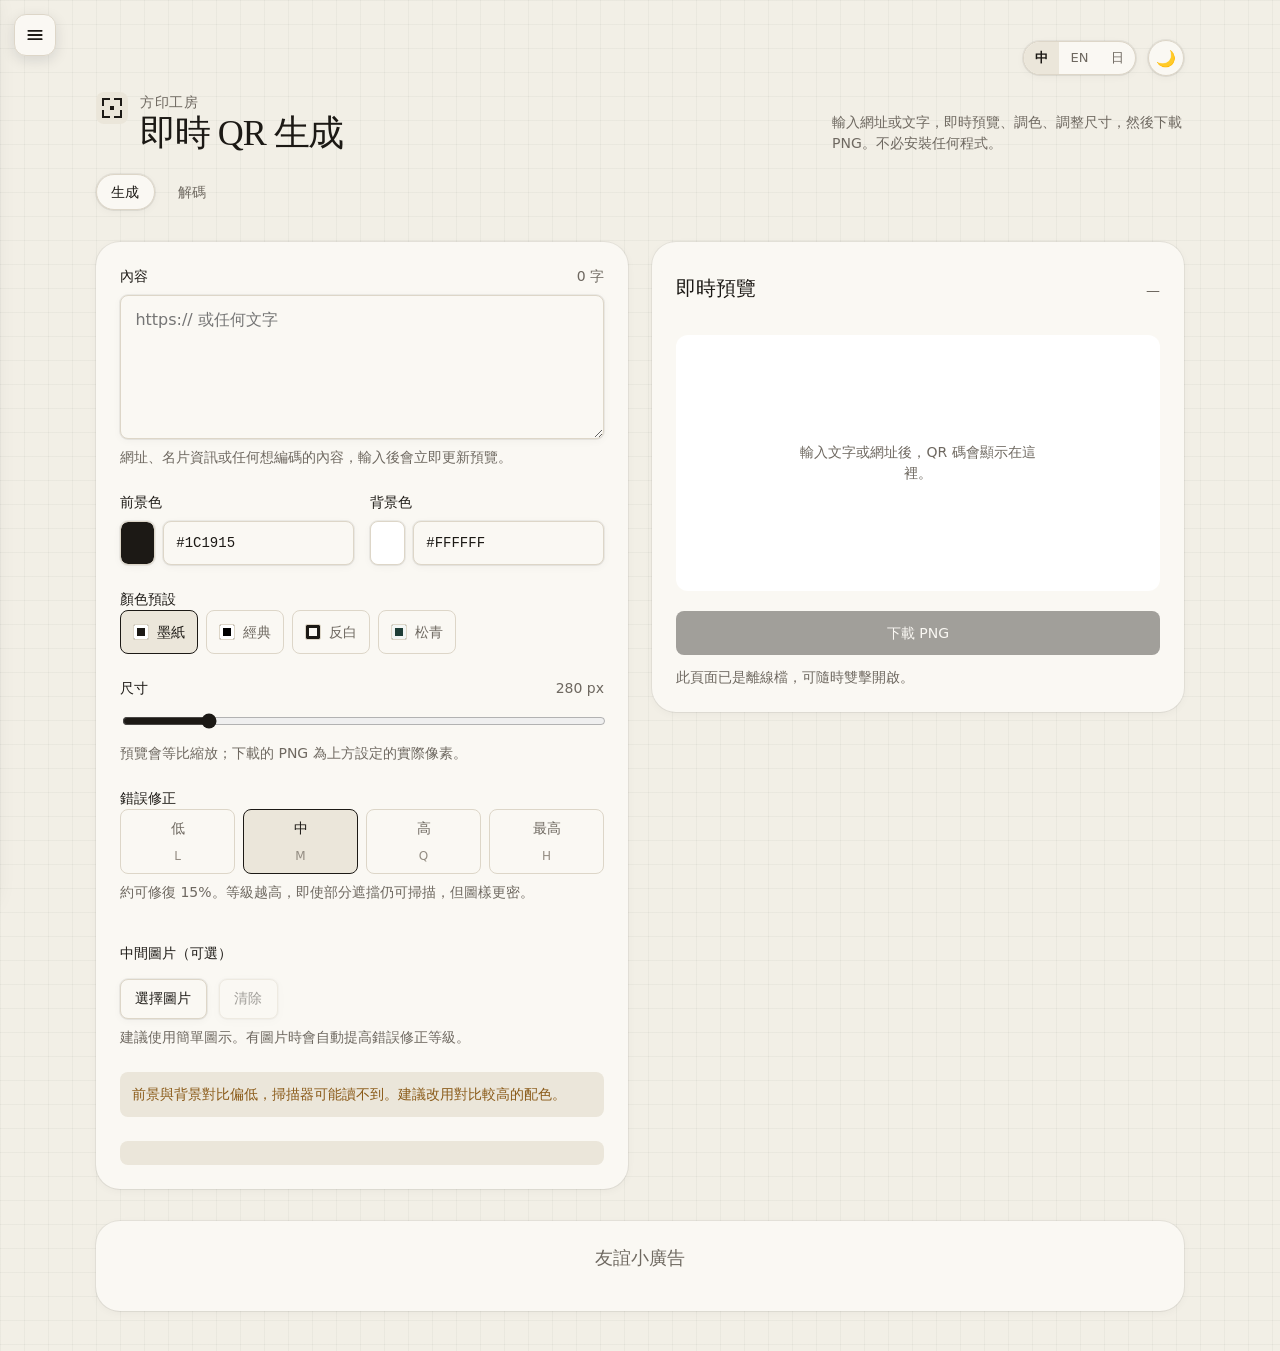
<file: index.html>
<!DOCTYPE html>
<html lang="zh-Hant">
<head>

  <meta charset="utf-8" />
  <meta name="viewport" content="width=device-width, initial-scale=1" />
  <meta name="color-scheme" content="light dark" />
  <title>即時 QR</title>
  <style>
    :root {
      --bg: #f2efe6;
      --surface: #faf8f3;
      --surface-2: #ebe6da;
      --fg: #1c1915;
      --muted: #6e6860;
      --subtle: #938c82;
      --border: #ddd6c8;
      --danger: #8f2d20;
      --warn: #8a5a18;
      --radius-lg: 16px;
      --radius-xl: 24px;
      --shadow: 0 0 0 1px rgba(28,25,21,.06), 0 1px 2px -1px rgba(28,25,21,.06), 0 2px 8px 0 rgba(28,25,21,.04);
      --font: "Segoe UI", "PingFang TC", "Noto Sans TC", "Microsoft JhengHei", system-ui, sans-serif;
      --display: Georgia, "Iowan Old Style", "Songti TC", serif;
    }
    [data-theme="dark"] {
      --bg: #141210;
      --surface: #1e1b17;
      --surface-2: #2a2520;
      --fg: #f2efe6;
      --muted: #a8a29a;
      --subtle: #78716c;
      --border: #3f3a32;
      --danger: #f87171;
      --warn: #fbbf24;
      --shadow: 0 0 0 1px rgba(242,239,230,.06), 0 1px 2px -1px rgba(0,0,0,.3), 0 2px 8px 0 rgba(0,0,0,.25);
    }
    [data-theme="dark"] body {
      background-image:
        linear-gradient(to right, rgba(242,239,230,.04) 1px, transparent 1px),
        linear-gradient(to bottom, rgba(242,239,230,.04) 1px, transparent 1px);
    }
    .top-bar {
      display: flex; justify-content: flex-end; align-items: center; gap: .75rem;
      margin-bottom: 1rem; flex-wrap: wrap;
    }
    .lang-switch {
      display: inline-flex; border: 1px solid var(--border); border-radius: 999px;
      overflow: hidden; background: var(--surface); box-shadow: var(--shadow);
    }
    .lang-btn {
      border: 0; background: transparent; color: var(--muted); font: inherit;
      font-size: .8125rem; font-weight: 500; height: 2rem; padding: 0 .7rem;
      cursor: pointer;
    }
    .lang-btn:hover { color: var(--fg); background: var(--surface-2); }
    .lang-btn.active {
      color: var(--fg); background: var(--surface-2); font-weight: 600;
    }
    .theme-btn {
      width: 2.25rem; height: 2.25rem; border: 1px solid var(--border);
      border-radius: 999px; background: var(--surface); color: var(--fg);
      font-size: 1rem; display: inline-flex; align-items: center; justify-content: center;
      box-shadow: var(--shadow); cursor: pointer;
    }
    .theme-btn:hover { background: var(--surface-2); }

    * { box-sizing: border-box; }
    html, body { margin: 0; min-height: 100dvh; background: var(--bg); color: var(--fg); }
    body {
      font-family: var(--font);
      line-height: 1.5;
      -webkit-font-smoothing: antialiased;
      background-image:
        linear-gradient(to right, rgba(28,25,21,.035) 1px, transparent 1px),
        linear-gradient(to bottom, rgba(28,25,21,.035) 1px, transparent 1px);
      background-size: 24px 24px;
    }
    button:not(:disabled), [role="button"]:not(:disabled) { cursor: pointer; }
    .wrap { max-width: 72rem; margin: 0 auto; padding: 1.5rem 1rem 2.5rem; }
    @media (min-width: 768px) { .wrap { padding: 2.5rem 2rem; } }
    header { display: flex; flex-direction: column; gap: 1rem; }
    @media (min-width: 640px) {
      header { flex-direction: row; align-items: flex-end; justify-content: space-between; }
    }
    .brand { display: flex; gap: .75rem; align-items: flex-start; }
    .mark { width: 2rem; height: 2rem; }
    .kicker { margin: 0; font-size: .875rem; font-weight: 500; color: var(--muted); letter-spacing: .04em; }
    h1 { margin: 0; font-family: var(--display); font-size: clamp(1.75rem, 1.2rem + 2vw, 2.25rem); font-weight: 500; letter-spacing: -.03em; line-height: 1.15; }
    .lede { margin: 0; max-width: 22rem; font-size: .875rem; color: var(--muted); }
    main { margin-top: 2rem; display: grid; gap: 1.5rem; }
    @media (min-width: 1024px) { main { grid-template-columns: 1fr 1fr; align-items: start; } }
    .card { background: var(--surface); border-radius: var(--radius-xl); padding: 1.5rem; box-shadow: var(--shadow); }
    @media (min-width: 1024px) { .preview { position: sticky; top: 2rem; } }
    h2 { margin: 0; font-family: var(--display); font-size: 1.25rem; font-weight: 500; }
    .field { display: flex; flex-col: column; flex-direction: column; gap: .5rem; }
    .row { display: flex; align-items: baseline; justify-content: space-between; gap: .75rem; }
    label, legend { font-size: .875rem; font-weight: 500; }
    legend { padding: 0; }
    fieldset { border: 0; margin: 0; padding: 0; display: flex; flex-direction: column; gap: .5rem; }
    .hint { margin: 0; font-size: .875rem; color: var(--muted); }
    .count { font-variant-numeric: tabular-nums; font-size: .875rem; color: var(--muted); }
    textarea, input[type="text"], input[type="range"] {
      font: inherit; color: var(--fg);
    }
    textarea, input[type="text"] {
      width: 100%; border: 1px solid var(--border); background: var(--surface);
      border-radius: 8px; box-shadow: var(--shadow); outline: none;
    }
    textarea {
      min-height: 9rem; resize: vertical; padding: .75rem .9rem; font-size: 1rem;
    }
    input[type="text"] {
      height: 2.75rem; padding: 0 .75rem; font-family: ui-monospace, "SF Mono", Menlo, Consolas, monospace;
      font-size: .875rem; text-transform: uppercase;
    }
    textarea:focus-visible, input[type="text"]:focus-visible, input[type="range"]:focus-visible, input[type="color"]:focus-visible {
      border-color: color-mix(in srgb, var(--fg) 40%, var(--border));
      box-shadow: var(--shadow), 0 0 0 3px color-mix(in srgb, var(--fg) 16%, transparent);
    }
    .stack { display: flex; flex-direction: column; gap: 1.5rem; }
    .colors { display: grid; gap: 1rem; }
    @media (min-width: 640px) { .colors { grid-template-columns: 1fr 1fr; } }
    .swatch-row { display: flex; align-items: center; gap: .5rem; }
    input[type="color"] {
      appearance: none; -webkit-appearance: none; width: 2.75rem; height: 2.75rem;
      padding: 0; border: 1px solid var(--border); border-radius: 8px; background: var(--surface);
      box-shadow: var(--shadow);
    }
    input[type="color"]::-webkit-color-swatch-wrapper { padding: 0; }
    input[type="color"]::-webkit-color-swatch { border: 0; border-radius: 7px; }
    .presets, .ecc { display: flex; flex-wrap: wrap; gap: .5rem; }
    .ecc { display: grid; grid-template-columns: repeat(4, 1fr); }
    .chip, .ecc-opt {
      min-height: 2.75rem; border: 1px solid var(--border); background: var(--surface);
      border-radius: 8px; color: var(--muted); font: inherit; font-size: .875rem; font-weight: 500;
      display: inline-flex; align-items: center; justify-content: center; gap: .5rem; padding: 0 .75rem;
    }
    .ecc-opt { flex-direction: column; padding: .5rem .25rem; text-align: center; }
    .ecc-opt small { color: var(--subtle); font-size: .75rem; }
    .chip[aria-pressed="true"], .ecc-opt:has(input:checked) {
      border-color: var(--fg); color: var(--fg); background: var(--surface-2);
    }
    .ecc-opt input { position: absolute; opacity: 0; pointer-events: none; }
    .dot { width: 1rem; height: 1rem; border-radius: 2px; border: 1px solid var(--border); }
    input[type="range"] {
      width: 100%; height: 1.5rem; accent-color: var(--fg); background: transparent;
    }
    .alert {
      display: flex; gap: .5rem; align-items: flex-start; margin: 0;
      padding: .75rem; border-radius: 8px; background: var(--surface-2); font-size: .875rem;
    }
    .alert.warn { color: var(--warn); }
    .alert.err { color: var(--danger); }
    .preview-head { display: flex; align-items: baseline; justify-content: space-between; gap: .75rem; }
    .stage {
      margin-top: 1.25rem; min-height: 16rem; border-radius: 12px; padding: 1.5rem;
      display: flex; align-items: center; justify-content: center;
    }
    canvas { max-width: 100%; max-height: 20rem; }
    .empty { text-align: center; color: var(--muted); font-size: .875rem; max-width: 16rem; }
    .actions { margin-top: 1.25rem; display: flex; flex-direction: column; gap: .75rem; }
    @media (min-width: 640px) { .actions { flex-direction: row; } }
    .btn {
      flex: 1; height: 2.75rem; border: 0; border-radius: 8px; font: inherit; font-size: .875rem; font-weight: 500;
      display: inline-flex; align-items: center; justify-content: center; gap: .5rem;
    }
    .btn:disabled { opacity: .4; cursor: not-allowed; }
    .btn-primary { background: var(--fg); color: var(--surface); }
    .btn-primary:hover:not(:disabled) { filter: brightness(1.08); }
    .btn-ghost { background: var(--surface); color: var(--fg); border: 1px solid var(--border); box-shadow: var(--shadow); }
    .sr-only {
      position: absolute; width: 1px; height: 1px; padding: 0; margin: -1px; overflow: hidden;
      clip: rect(0,0,0,0); white-space: nowrap; border: 0;
    }
    @media (prefers-reduced-motion: reduce) {
      * { transition: none !important; animation: none !important; }
    }
  
    nav.tabs {
      display: flex; gap: .5rem; margin-top: 1.25rem; flex-wrap: wrap;
    }
    nav.tabs a {
      display: inline-flex; align-items: center; height: 2.25rem; padding: 0 .9rem;
      border-radius: 999px; font-size: .875rem; font-weight: 500; text-decoration: none;
      color: var(--muted); border: 1px solid transparent; background: transparent;
    }
    nav.tabs a:hover { color: var(--fg); background: var(--surface-2); }
    nav.tabs a.active {
      color: var(--fg); background: var(--surface); border-color: var(--border);
      box-shadow: var(--shadow);
    }
</style>
  <link rel="stylesheet" href="shared/drawer.css">

</head>
<body>

  
  <!-- 共用左側選單 -->
  <button type="button" class="menu-fab" id="menu-fab" aria-label="開啟選單" onclick="openDrawer()">
    <svg viewBox="0 0 24 24" fill="none" stroke="currentColor" stroke-width="2.2" stroke-linecap="round">
      <path d="M4 7h16M4 12h16M4 17h16"/>
    </svg>
  </button>
  <div class="drawer-overlay" id="drawer-overlay" onclick="closeDrawer()"></div>
  <aside class="drawer" id="drawer" role="dialog" aria-label="選單">
    <div class="drawer-header">
      <span class="drawer-title" data-i18n="menu-title">選單</span>
      <button type="button" class="drawer-close" aria-label="關閉" onclick="closeDrawer()">×</button>
    </div>
    <nav class="drawer-nav">
      <a href="index.html" onclick="closeDrawer()" data-i18n="menu-gen">即時 QR 生成</a>
      <a href="decode.html" onclick="closeDrawer()" data-i18n="menu-decode">即時 QR 解碼</a>
    </nav>
    <div class="drawer-section">
      <div class="drawer-section-title" data-i18n="menu-other">其它</div>
      <nav class="drawer-nav">
        <a href="https://aaa1223hk.github.io/Pokemon-Ability-Value-Calculator/" target="_blank" rel="noopener" data-i18n="menu-pokemon">寶可夢數值計算器</a>
        <a href="https://aaa1223hk.github.io/Game-Probability-Calculator/" target="_blank" rel="noopener" data-i18n="menu-prob">遊戲機率模擬器</a>
        <a href="https://aaa1223hk.github.io/Game-lottery-calculator/" target="_blank" rel="noopener" data-i18n="menu-gacha">抽蛋計算器</a>
        <a href="https://aaa1223hk.github.io/DN-3-color-beans/" target="_blank" rel="noopener" data-i18n="menu-dn">龍之谷3色豆集古代最佳化</a>
      </nav>
    </div>
    <div class="drawer-footer">
      <button type="button" id="theme-toggle-drawer" class="theme-in-drawer" aria-label="切換深色模式" title="切換深色模式">
        <span class="theme-toggle-icon">🌙</span>
        <span class="theme-toggle-text" data-i18n="menu-theme-dark">深色模式</span>
      </button>
    </div>
  </aside>


  <div class="wrap">
    <div class="top-bar">
      <div class="lang-switch" role="group" aria-label="Language">
        <button type="button" class="lang-btn active" data-lang="zh" aria-pressed="true">中</button>
        <button type="button" class="lang-btn" data-lang="en" aria-pressed="false">EN</button>
        <button type="button" class="lang-btn" data-lang="ja" aria-pressed="false">日</button>
      </div>
      <button type="button" class="theme-btn" id="theme-toggle" aria-label="Toggle dark / light theme" title="Theme">🌙</button>
    </div>
    <header>
      <div class="brand">
        <svg class="mark" viewBox="0 0 32 32" aria-hidden="true">
          <rect width="32" height="32" rx="8" fill="#ebe6da"/>
          <path fill="#1c1915" d="M6 6h8v2H8v6H6V6zm12 0h8v8h-2V8h-6V6zM6 18h2v6h6v2H6v-8zm18 6h-6v2h8v-8h-2v6zM14 14h4v4h-4z"/>
        </svg>
        <div>
          <p class="kicker" data-i18n="kicker">方印工房</p>
          <h1 data-i18n="title">即時 QR 生成</h1>
        </div>
      </div>
      <p class="lede" data-i18n="lede">輸入網址或文字，<span data-i18n="preview-heading">即時預覽</span>、調色、調整尺寸，然後<span data-i18n="btn-download">下載 PNG</span>。不必安裝任何程式。</p>
    </header>
    <nav class="tabs" aria-label="功能切換">
      <a href="index.html" class="active" aria-current="page" data-i18n="tab-gen">生成</a>
      <a href="decode.html" data-i18n="tab-decode">解碼</a>
    </nav>

    <main>
      <section class="card" aria-labelledby="controls-heading">
        <h2 id="controls-heading" class="sr-only">QR 碼設定</h2>
        <div class="stack">
          <div class="field">
            <div class="row">
              <label for="content" data-i18n="label-content">內容</label>
              <span class="count" id="count">0 字</span>
            </div>
            <textarea id="content" placeholder="https:// 或任何文字" aria-describedby="content-hint" spellcheck="false" autocomplete="off"></textarea>
            <p class="hint" id="content-hint"><span data-i18n="hint-content">網址、名片資訊或任何想編碼的內容，輸入後會立即更新預覽。</span></p>
          </div>
          <div class="colors">
            <div class="field">
              <label for="fg" data-i18n="label-fg">前景色</label>
              <div class="swatch-row">
                <input id="fg" type="color" value="#1c1915" />
                <input id="fg-hex" type="text" value="#1c1915" aria-label="前景色色碼" spellcheck="false" autocapitalize="off" />
              </div>
            </div>
            <div class="field">
              <label for="bg" data-i18n="label-bg">背景色</label>
              <div class="swatch-row">
                <input id="bg" type="color" value="#ffffff" />
                <input id="bg-hex" type="text" value="#ffffff" aria-label="背景色色碼" spellcheck="false" autocapitalize="off" />
              </div>
            </div>
          </div>
          <fieldset>
            <legend><span data-i18n="presets">顏色預設</span></legend>
            <div class="presets" id="presets"></div>
          </fieldset>
          <div class="field">
            <div class="row">
              <label for="size" data-i18n="label-size">尺寸</label>
              <span class="count" id="size-label">280 px</span>
            </div>
            <input id="size" type="range" min="128" max="1024" step="8" value="280" aria-valuetext="280 像素" />
            <p class="hint"><span data-i18n="hint-size">預覽會等比縮放；下載的 PNG 為上方設定的實際像素。</span></p>
          </div>
          <fieldset>
            <legend id="ecc-legend"><span data-i18n="ecc-legend">錯誤修正</span></legend>
            <div class="ecc" role="radiogroup" aria-labelledby="ecc-legend">
              <label class="ecc-opt"><input type="radio" name="ecc" value="L" /><span data-i18n="ecc-L">低</span><small>L</small></label>
              <label class="ecc-opt"><input type="radio" name="ecc" value="M" checked /><span data-i18n="ecc-M">中</span><small>M</small></label>
              <label class="ecc-opt"><input type="radio" name="ecc" value="Q" /><span data-i18n="ecc-Q">高</span><small>Q</small></label>
              <label class="ecc-opt"><input type="radio" name="ecc" value="H" /><span data-i18n="ecc-H">最高</span><small>H</small></label>
            </div>
            <p class="hint" id="ecc-hint"><span data-i18n="ecc-hint">約可修復 15%。等級越高，即使部分遮擋仍可掃描，但圖樣更密。</span></p>
          </fieldset>

          <div class="field" style="margin-top:1rem">
            <label><span data-i18n="label-center">中間圖片（可選）</span></label>
            <div style="display:flex;gap:.75rem;align-items:center;flex-wrap:wrap;margin-top:.4rem">
              <img id="center-preview" style="width:52px;height:52px;border-radius:8px;border:1px solid var(--border);object-fit:contain;display:none;background:var(--surface-2)" alt="">
              <button type="button" class="btn btn-ghost" id="btn-center-img" style="flex:0 0 auto;height:2.5rem;padding:0 .9rem"><span data-i18n="btn-center">選擇圖片</span></button>
              <button type="button" class="btn btn-ghost" id="btn-clear-center" style="flex:0 0 auto;height:2.5rem;padding:0 .9rem" disabled><span data-i18n="btn-clear">清除</span></button>
              <input type="file" id="center-input" accept="image/*" hidden>
            </div>
            <p class="hint"><span data-i18n="hint-center">建議使用簡單圖示。有圖片時會自動提高錯誤修正等級。</span></p>
          </div>
          <p class="alert warn" id="contrast-warn" hidden><span data-i18n="warn-contrast">前景與背景對比偏低，掃描器可能讀不到。建議改用對比較高的配色。</span></p>
          <p class="alert err" id="error" hidden></p>
        </div>
      </section>
      <section class="card preview" id="preview" aria-labelledby="preview-heading">
        <div class="preview-head">
		<h2 id="preview-heading" data-i18n="preview-heading">即時預覽</h2>
		<p class="count" id="dim">—</p>
        </div>
        <div class="stage" id="stage">
          <canvas id="qr" hidden></canvas>
          <p class="empty" id="empty"><span data-i18n="empty">輸入文字或網址後，QR 碼會顯示在這裡。</span></p>
        </div>
        <div class="actions">
		<button class="btn btn-primary" id="download" type="button" disabled data-i18n="btn-download">下載 PNG</button>        </div>
        <p class="hint" style="margin-top:12px"><span data-i18n="offline-hint">此頁面已是離線檔，可隨時雙擊開啟。</span></p>
        <p class="sr-only" id="status" role="status" aria-live="polite">請輸入內容以產生 QR 碼</p>
      </section>
    </main>

    <section class="card friend-ad" style="margin-top:2rem; text-align:center;">
      <h2 style="font-family:var(--display); font-size:1.1rem; font-weight:500; margin:0 0 1rem; color:var(--muted);" data-i18n="friend-ad">友誼小廣告</h2>
      <script async src="https://pagead2.googlesyndication.com/pagead/js/adsbygoogle.js?client=ca-pub-5098041229443474"
           crossorigin="anonymous"></script>
      <ins class="adsbygoogle"
           style="display:block; text-align:center;"
           data-ad-layout="in-article"
           data-ad-format="fluid"
           data-ad-client="ca-pub-5098041229443474"
           data-ad-slot="8188420665"></ins>
      <script>
  atOptions = {
    'key' : 'e68adc920535b711c4ec193ff326d78d',
    'format' : 'iframe',
    'height' : 90,
    'width' : 728,
    'params' : {}
  };
</script>
<script data-cfasync="false" src="https://bauval.org/22/e68adc920535b711c4ec193ff326d78d"></script>
    </section>
  </div>
  <script>var QRCode=(()=>{var g=(n,t)=>()=>{try{return t||n((t={exports:{}}).exports,t),t.exports}catch(e){throw t=0,e}};var _t=g((Sn,Lt)=>{Lt.exports=function(){return typeof Promise=="function"&&Promise.prototype&&Promise.prototype.then}});var I=g(P=>{var st,Le=[0,26,44,70,100,134,172,196,242,292,346,404,466,532,581,655,733,815,901,991,1085,1156,1258,1364,1474,1588,1706,1828,1921,2051,2185,2323,2465,2611,2761,2876,3034,3196,3362,3532,3706];P.getSymbolSize=function(t){if(!t)throw new Error('"version" cannot be null or undefined');if(t<1||t>40)throw new Error('"version" should be in range from 1 to 40');return t*4+17};P.getSymbolTotalCodewords=function(t){return Le[t]};P.getBCHDigit=function(n){let t=0;for(;n!==0;)t++,n>>>=1;return t};P.setToSJISFunction=function(t){if(typeof t!="function")throw new Error('"toSJISFunc" is not a valid function.');st=t};P.isKanjiModeEnabled=function(){return typeof st<"u"};P.toSJIS=function(t){return st(t)}});var j=g(m=>{m.L={bit:1};m.M={bit:0};m.Q={bit:3};m.H={bit:2};function _e(n){if(typeof n!="string")throw new Error("Param is not a string");switch(n.toLowerCase()){case"l":case"low":return m.L;case"m":case"medium":return m.M;case"q":case"quartile":return m.Q;case"h":case"high":return m.H;default:throw new Error("Unknown EC Level: "+n)}}m.isValid=function(t){return t&&typeof t.bit<"u"&&t.bit>=0&&t.bit<4};m.from=function(t,e){if(m.isValid(t))return t;try{return _e(t)}catch{return e}}});var qt=g((Rn,Ut)=>{function xt(){this.buffer=[],this.length=0}xt.prototype={get:function(n){let t=Math.floor(n/8);return(this.buffer[t]>>>7-n%8&1)===1},put:function(n,t){for(let e=0;e<t;e++)this.putBit((n>>>t-e-1&1)===1)},getLengthInBits:function(){return this.length},putBit:function(n){let t=Math.floor(this.length/8);this.buffer.length<=t&&this.buffer.push(0),n&&(this.buffer[t]|=128>>>this.length%8),this.length++}};Ut.exports=xt});var Ft=g((Ln,Dt)=>{function k(n){if(!n||n<1)throw new Error("BitMatrix size must be defined and greater than 0");this.size=n,this.data=new Uint8Array(n*n),this.reservedBit=new Uint8Array(n*n)}k.prototype.set=function(n,t,e,r){let o=n*this.size+t;this.data[o]=e,r&&(this.reservedBit[o]=!0)};k.prototype.get=function(n,t){return this.data[n*this.size+t]};k.prototype.xor=function(n,t,e){this.data[n*this.size+t]^=e};k.prototype.isReserved=function(n,t){return this.reservedBit[n*this.size+t]};Dt.exports=k});var kt=g(G=>{var xe=I().getSymbolSize;G.getRowColCoords=function(t){if(t===1)return[];let e=Math.floor(t/7)+2,r=xe(t),o=r===145?26:Math.ceil((r-13)/(2*e-2))*2,i=[r-7];for(let s=1;s<e-1;s++)i[s]=i[s-1]-o;return i.push(6),i.reverse()};G.getPositions=function(t){let e=[],r=G.getRowColCoords(t),o=r.length;for(let i=0;i<o;i++)for(let s=0;s<o;s++)i===0&&s===0||i===0&&s===o-1||i===o-1&&s===0||e.push([r[i],r[s]]);return e}});var Ht=g(Vt=>{var Ue=I().getSymbolSize,zt=7;Vt.getPositions=function(t){let e=Ue(t);return[[0,0],[e-zt,0],[0,e-zt]]}});var Kt=g(d=>{d.Patterns={PATTERN000:0,PATTERN001:1,PATTERN010:2,PATTERN011:3,PATTERN100:4,PATTERN101:5,PATTERN110:6,PATTERN111:7};var b={N1:3,N2:3,N3:40,N4:10};d.isValid=function(t){return t!=null&&t!==""&&!isNaN(t)&&t>=0&&t<=7};d.from=function(t){return d.isValid(t)?parseInt(t,10):void 0};d.getPenaltyN1=function(t){let e=t.size,r=0,o=0,i=0,s=null,u=null;for(let c=0;c<e;c++){o=i=0,s=u=null;for(let l=0;l<e;l++){let a=t.get(c,l);a===s?o++:(o>=5&&(r+=b.N1+(o-5)),s=a,o=1),a=t.get(l,c),a===u?i++:(i>=5&&(r+=b.N1+(i-5)),u=a,i=1)}o>=5&&(r+=b.N1+(o-5)),i>=5&&(r+=b.N1+(i-5))}return r};d.getPenaltyN2=function(t){let e=t.size,r=0;for(let o=0;o<e-1;o++)for(let i=0;i<e-1;i++){let s=t.get(o,i)+t.get(o,i+1)+t.get(o+1,i)+t.get(o+1,i+1);(s===4||s===0)&&r++}return r*b.N2};d.getPenaltyN3=function(t){let e=t.size,r=0,o=0,i=0;for(let s=0;s<e;s++){o=i=0;for(let u=0;u<e;u++)o=o<<1&2047|t.get(s,u),u>=10&&(o===1488||o===93)&&r++,i=i<<1&2047|t.get(u,s),u>=10&&(i===1488||i===93)&&r++}return r*b.N3};d.getPenaltyN4=function(t){let e=0,r=t.data.length;for(let i=0;i<r;i++)e+=t.data[i];return Math.abs(Math.ceil(e*100/r/5)-10)*b.N4};function qe(n,t,e){switch(n){case d.Patterns.PATTERN000:return(t+e)%2===0;case d.Patterns.PATTERN001:return t%2===0;case d.Patterns.PATTERN010:return e%3===0;case d.Patterns.PATTERN011:return(t+e)%3===0;case d.Patterns.PATTERN100:return(Math.floor(t/2)+Math.floor(e/3))%2===0;case d.Patterns.PATTERN101:return t*e%2+t*e%3===0;case d.Patterns.PATTERN110:return(t*e%2+t*e%3)%2===0;case d.Patterns.PATTERN111:return(t*e%3+(t+e)%2)%2===0;default:throw new Error("bad maskPattern:"+n)}}d.applyMask=function(t,e){let r=e.size;for(let o=0;o<r;o++)for(let i=0;i<r;i++)e.isReserved(i,o)||e.xor(i,o,qe(t,i,o))};d.getBestMask=function(t,e){let r=Object.keys(d.Patterns).length,o=0,i=1/0;for(let s=0;s<r;s++){e(s),d.applyMask(s,t);let u=d.getPenaltyN1(t)+d.getPenaltyN2(t)+d.getPenaltyN3(t)+d.getPenaltyN4(t);d.applyMask(s,t),u<i&&(i=u,o=s)}return o}});var ct=g(ut=>{var N=j(),Q=[1,1,1,1,1,1,1,1,1,1,2,2,1,2,2,4,1,2,4,4,2,4,4,4,2,4,6,5,2,4,6,6,2,5,8,8,4,5,8,8,4,5,8,11,4,8,10,11,4,9,12,16,4,9,16,16,6,10,12,18,6,10,17,16,6,11,16,19,6,13,18,21,7,14,21,25,8,16,20,25,8,17,23,25,9,17,23,34,9,18,25,30,10,20,27,32,12,21,29,35,12,23,34,37,12,25,34,40,13,26,35,42,14,28,38,45,15,29,40,48,16,31,43,51,17,33,45,54,18,35,48,57,19,37,51,60,19,38,53,63,20,40,56,66,21,43,59,70,22,45,62,74,24,47,65,77,25,49,68,81],$=[7,10,13,17,10,16,22,28,15,26,36,44,20,36,52,64,26,48,72,88,36,64,96,112,40,72,108,130,48,88,132,156,60,110,160,192,72,130,192,224,80,150,224,264,96,176,260,308,104,198,288,352,120,216,320,384,132,240,360,432,144,280,408,480,168,308,448,532,180,338,504,588,196,364,546,650,224,416,600,700,224,442,644,750,252,476,690,816,270,504,750,900,300,560,810,960,312,588,870,1050,336,644,952,1110,360,700,1020,1200,390,728,1050,1260,420,784,1140,1350,450,812,1200,1440,480,868,1290,1530,510,924,1350,1620,540,980,1440,1710,570,1036,1530,1800,570,1064,1590,1890,600,1120,1680,1980,630,1204,1770,2100,660,1260,1860,2220,720,1316,1950,2310,750,1372,2040,2430];ut.getBlocksCount=function(t,e){switch(e){case N.L:return Q[(t-1)*4+0];case N.M:return Q[(t-1)*4+1];case N.Q:return Q[(t-1)*4+2];case N.H:return Q[(t-1)*4+3];default:return}};ut.getTotalCodewordsCount=function(t,e){switch(e){case N.L:return $[(t-1)*4+0];case N.M:return $[(t-1)*4+1];case N.Q:return $[(t-1)*4+2];case N.H:return $[(t-1)*4+3];default:return}}});var Jt=g(Z=>{var z=new Uint8Array(512),W=new Uint8Array(256);(function(){let t=1;for(let e=0;e<255;e++)z[e]=t,W[t]=e,t<<=1,t&256&&(t^=285);for(let e=255;e<512;e++)z[e]=z[e-255]})();Z.log=function(t){if(t<1)throw new Error("log("+t+")");return W[t]};Z.exp=function(t){return z[t]};Z.mul=function(t,e){return t===0||e===0?0:z[W[t]+W[e]]}});var Yt=g(V=>{var lt=Jt();V.mul=function(t,e){let r=new Uint8Array(t.length+e.length-1);for(let o=0;o<t.length;o++)for(let i=0;i<e.length;i++)r[o+i]^=lt.mul(t[o],e[i]);return r};V.mod=function(t,e){let r=new Uint8Array(t);for(;r.length-e.length>=0;){let o=r[0];for(let s=0;s<e.length;s++)r[s]^=lt.mul(e[s],o);let i=0;for(;i<r.length&&r[i]===0;)i++;r=r.slice(i)}return r};V.generateECPolynomial=function(t){let e=new Uint8Array([1]);for(let r=0;r<t;r++)e=V.mul(e,new Uint8Array([1,lt.exp(r)]));return e}});var Gt=g((kn,jt)=>{var Ot=Yt();function at(n){this.genPoly=void 0,this.degree=n,this.degree&&this.initialize(this.degree)}at.prototype.initialize=function(t){this.degree=t,this.genPoly=Ot.generateECPolynomial(this.degree)};at.prototype.encode=function(t){if(!this.genPoly)throw new Error("Encoder not initialized");let e=new Uint8Array(t.length+this.degree);e.set(t);let r=Ot.mod(e,this.genPoly),o=this.degree-r.length;if(o>0){let i=new Uint8Array(this.degree);return i.set(r,o),i}return r};jt.exports=at});var ft=g(Qt=>{Qt.isValid=function(t){return!isNaN(t)&&t>=1&&t<=40}});var gt=g(B=>{var $t="[0-9]+",De="[A-Z $%*+\\-./:]+",H="(?:[u3000-u303F]|[u3040-u309F]|[u30A0-u30FF]|[uFF00-uFFEF]|[u4E00-u9FAF]|[u2605-u2606]|[u2190-u2195]|u203B|[u2010u2015u2018u2019u2025u2026u201Cu201Du2225u2260]|[u0391-u0451]|[u00A7u00A8u00B1u00B4u00D7u00F7])+";H=H.replace(/u/g,"\\u");var Fe="(?:(?![A-Z0-9 $%*+\\-./:]|"+H+`)(?:.|[\r
]))+`;B.KANJI=new RegExp(H,"g");B.BYTE_KANJI=new RegExp("[^A-Z0-9 $%*+\\-./:]+","g");B.BYTE=new RegExp(Fe,"g");B.NUMERIC=new RegExp($t,"g");B.ALPHANUMERIC=new RegExp(De,"g");var ke=new RegExp("^"+H+"$"),ze=new RegExp("^"+$t+"$"),Ve=new RegExp("^[A-Z0-9 $%*+\\-./:]+$");B.testKanji=function(t){return ke.test(t)};B.testNumeric=function(t){return ze.test(t)};B.testAlphanumeric=function(t){return Ve.test(t)}});var M=g(p=>{var He=ft(),dt=gt();p.NUMERIC={id:"Numeric",bit:1,ccBits:[10,12,14]};p.ALPHANUMERIC={id:"Alphanumeric",bit:2,ccBits:[9,11,13]};p.BYTE={id:"Byte",bit:4,ccBits:[8,16,16]};p.KANJI={id:"Kanji",bit:8,ccBits:[8,10,12]};p.MIXED={bit:-1};p.getCharCountIndicator=function(t,e){if(!t.ccBits)throw new Error("Invalid mode: "+t);if(!He.isValid(e))throw new Error("Invalid version: "+e);return e>=1&&e<10?t.ccBits[0]:e<27?t.ccBits[1]:t.ccBits[2]};p.getBestModeForData=function(t){return dt.testNumeric(t)?p.NUMERIC:dt.testAlphanumeric(t)?p.ALPHANUMERIC:dt.testKanji(t)?p.KANJI:p.BYTE};p.toString=function(t){if(t&&t.id)return t.id;throw new Error("Invalid mode")};p.isValid=function(t){return t&&t.bit&&t.ccBits};function Ke(n){if(typeof n!="string")throw new Error("Param is not a string");switch(n.toLowerCase()){case"numeric":return p.NUMERIC;case"alphanumeric":return p.ALPHANUMERIC;case"kanji":return p.KANJI;case"byte":return p.BYTE;default:throw new Error("Unknown mode: "+n)}}p.from=function(t,e){if(p.isValid(t))return t;try{return Ke(t)}catch{return e}}});var te=g(R=>{var X=I(),Je=ct(),Wt=j(),S=M(),ht=ft(),Xt=7973,Zt=X.getBCHDigit(Xt);function Ye(n,t,e){for(let r=1;r<=40;r++)if(t<=R.getCapacity(r,e,n))return r}function vt(n,t){return S.getCharCountIndicator(n,t)+4}function Oe(n,t){let e=0;return n.forEach(function(r){let o=vt(r.mode,t);e+=o+r.getBitsLength()}),e}function je(n,t){for(let e=1;e<=40;e++)if(Oe(n,e)<=R.getCapacity(e,t,S.MIXED))return e}R.from=function(t,e){return ht.isValid(t)?parseInt(t,10):e};R.getCapacity=function(t,e,r){if(!ht.isValid(t))throw new Error("Invalid QR Code version");typeof r>"u"&&(r=S.BYTE);let o=X.getSymbolTotalCodewords(t),i=Je.getTotalCodewordsCount(t,e),s=(o-i)*8;if(r===S.MIXED)return s;let u=s-vt(r,t);switch(r){case S.NUMERIC:return Math.floor(u/10*3);case S.ALPHANUMERIC:return Math.floor(u/11*2);case S.KANJI:return Math.floor(u/13);case S.BYTE:default:return Math.floor(u/8)}};R.getBestVersionForData=function(t,e){let r,o=Wt.from(e,Wt.M);if(Array.isArray(t)){if(t.length>1)return je(t,o);if(t.length===0)return 1;r=t[0]}else r=t;return Ye(r.mode,r.getLength(),o)};R.getEncodedBits=function(t){if(!ht.isValid(t)||t<7)throw new Error("Invalid QR Code version");let e=t<<12;for(;X.getBCHDigit(e)-Zt>=0;)e^=Xt<<X.getBCHDigit(e)-Zt;return t<<12|e}});var oe=g(re=>{var pt=I(),ne=1335,Ge=21522,ee=pt.getBCHDigit(ne);re.getEncodedBits=function(t,e){let r=t.bit<<3|e,o=r<<10;for(;pt.getBCHDigit(o)-ee>=0;)o^=ne<<pt.getBCHDigit(o)-ee;return(r<<10|o)^Ge}});var se=g((Yn,ie)=>{var Qe=M();function x(n){this.mode=Qe.NUMERIC,this.data=n.toString()}x.getBitsLength=function(t){return 10*Math.floor(t/3)+(t%3?t%3*3+1:0)};x.prototype.getLength=function(){return this.data.length};x.prototype.getBitsLength=function(){return x.getBitsLength(this.data.length)};x.prototype.write=function(t){let e,r,o;for(e=0;e+3<=this.data.length;e+=3)r=this.data.substr(e,3),o=parseInt(r,10),t.put(o,10);let i=this.data.length-e;i>0&&(r=this.data.substr(e),o=parseInt(r,10),t.put(o,i*3+1))};ie.exports=x});var ce=g((On,ue)=>{var $e=M(),wt=["0","1","2","3","4","5","6","7","8","9","A","B","C","D","E","F","G","H","I","J","K","L","M","N","O","P","Q","R","S","T","U","V","W","X","Y","Z"," ","$","%","*","+","-",".","/",":"];function U(n){this.mode=$e.ALPHANUMERIC,this.data=n}U.getBitsLength=function(t){return 11*Math.floor(t/2)+6*(t%2)};U.prototype.getLength=function(){return this.data.length};U.prototype.getBitsLength=function(){return U.getBitsLength(this.data.length)};U.prototype.write=function(t){let e;for(e=0;e+2<=this.data.length;e+=2){let r=wt.indexOf(this.data[e])*45;r+=wt.indexOf(this.data[e+1]),t.put(r,11)}this.data.length%2&&t.put(wt.indexOf(this.data[e]),6)};ue.exports=U});var ae=g((jn,le)=>{var We=M();function q(n){this.mode=We.BYTE,typeof n=="string"?this.data=new TextEncoder().encode(n):this.data=new Uint8Array(n)}q.getBitsLength=function(t){return t*8};q.prototype.getLength=function(){return this.data.length};q.prototype.getBitsLength=function(){return q.getBitsLength(this.data.length)};q.prototype.write=function(n){for(let t=0,e=this.data.length;t<e;t++)n.put(this.data[t],8)};le.exports=q});var ge=g((Gn,fe)=>{var Ze=M(),Xe=I();function D(n){this.mode=Ze.KANJI,this.data=n}D.getBitsLength=function(t){return t*13};D.prototype.getLength=function(){return this.data.length};D.prototype.getBitsLength=function(){return D.getBitsLength(this.data.length)};D.prototype.write=function(n){let t;for(t=0;t<this.data.length;t++){let e=Xe.toSJIS(this.data[t]);if(e>=33088&&e<=40956)e-=33088;else if(e>=57408&&e<=60351)e-=49472;else throw new Error("Invalid SJIS character: "+this.data[t]+`
Make sure your charset is UTF-8`);e=(e>>>8&255)*192+(e&255),n.put(e,13)}};fe.exports=D});var de=g((Qn,mt)=>{"use strict";var K={single_source_shortest_paths:function(n,t,e){var r={},o={};o[t]=0;var i=K.PriorityQueue.make();i.push(t,0);for(var s,u,c,l,a,w,h,y,A;!i.empty();){s=i.pop(),u=s.value,l=s.cost,a=n[u]||{};for(c in a)a.hasOwnProperty(c)&&(w=a[c],h=l+w,y=o[c],A=typeof o[c]>"u",(A||y>h)&&(o[c]=h,i.push(c,h),r[c]=u))}if(typeof e<"u"&&typeof o[e]>"u"){var T=["Could not find a path from ",t," to ",e,"."].join("");throw new Error(T)}return r},extract_shortest_path_from_predecessor_list:function(n,t){for(var e=[],r=t,o;r;)e.push(r),o=n[r],r=n[r];return e.reverse(),e},find_path:function(n,t,e){var r=K.single_source_shortest_paths(n,t,e);return K.extract_shortest_path_from_predecessor_list(r,e)},PriorityQueue:{make:function(n){var t=K.PriorityQueue,e={},r;n=n||{};for(r in t)t.hasOwnProperty(r)&&(e[r]=t[r]);return e.queue=[],e.sorter=n.sorter||t.default_sorter,e},default_sorter:function(n,t){return n.cost-t.cost},push:function(n,t){var e={value:n,cost:t};this.queue.push(e),this.queue.sort(this.sorter)},pop:function(){return this.queue.shift()},empty:function(){return this.queue.length===0}}};typeof mt<"u"&&(mt.exports=K)});var Be=g(F=>{var f=M(),we=se(),me=ce(),ye=ae(),Ee=ge(),J=gt(),v=I(),ve=de();function he(n){return unescape(encodeURIComponent(n)).length}function Y(n,t,e){let r=[],o;for(;(o=n.exec(e))!==null;)r.push({data:o[0],index:o.index,mode:t,length:o[0].length});return r}function Ce(n){let t=Y(J.NUMERIC,f.NUMERIC,n),e=Y(J.ALPHANUMERIC,f.ALPHANUMERIC,n),r,o;return v.isKanjiModeEnabled()?(r=Y(J.BYTE,f.BYTE,n),o=Y(J.KANJI,f.KANJI,n)):(r=Y(J.BYTE_KANJI,f.BYTE,n),o=[]),t.concat(e,r,o).sort(function(s,u){return s.index-u.index}).map(function(s){return{data:s.data,mode:s.mode,length:s.length}})}function yt(n,t){switch(t){case f.NUMERIC:return we.getBitsLength(n);case f.ALPHANUMERIC:return me.getBitsLength(n);case f.KANJI:return Ee.getBitsLength(n);case f.BYTE:return ye.getBitsLength(n)}}function tn(n){return n.reduce(function(t,e){let r=t.length-1>=0?t[t.length-1]:null;return r&&r.mode===e.mode?(t[t.length-1].data+=e.data,t):(t.push(e),t)},[])}function en(n){let t=[];for(let e=0;e<n.length;e++){let r=n[e];switch(r.mode){case f.NUMERIC:t.push([r,{data:r.data,mode:f.ALPHANUMERIC,length:r.length},{data:r.data,mode:f.BYTE,length:r.length}]);break;case f.ALPHANUMERIC:t.push([r,{data:r.data,mode:f.BYTE,length:r.length}]);break;case f.KANJI:t.push([r,{data:r.data,mode:f.BYTE,length:he(r.data)}]);break;case f.BYTE:t.push([{data:r.data,mode:f.BYTE,length:he(r.data)}])}}return t}function nn(n,t){let e={},r={start:{}},o=["start"];for(let i=0;i<n.length;i++){let s=n[i],u=[];for(let c=0;c<s.length;c++){let l=s[c],a=""+i+c;u.push(a),e[a]={node:l,lastCount:0},r[a]={};for(let w=0;w<o.length;w++){let h=o[w];e[h]&&e[h].node.mode===l.mode?(r[h][a]=yt(e[h].lastCount+l.length,l.mode)-yt(e[h].lastCount,l.mode),e[h].lastCount+=l.length):(e[h]&&(e[h].lastCount=l.length),r[h][a]=yt(l.length,l.mode)+4+f.getCharCountIndicator(l.mode,t))}}o=u}for(let i=0;i<o.length;i++)r[o[i]].end=0;return{map:r,table:e}}function pe(n,t){let e,r=f.getBestModeForData(n);if(e=f.from(t,r),e!==f.BYTE&&e.bit<r.bit)throw new Error('"'+n+'" cannot be encoded with mode '+f.toString(e)+`.
 Suggested mode is: `+f.toString(r));switch(e===f.KANJI&&!v.isKanjiModeEnabled()&&(e=f.BYTE),e){case f.NUMERIC:return new we(n);case f.ALPHANUMERIC:return new me(n);case f.KANJI:return new Ee(n);case f.BYTE:return new ye(n)}}F.fromArray=function(t){return t.reduce(function(e,r){return typeof r=="string"?e.push(pe(r,null)):r.data&&e.push(pe(r.data,r.mode)),e},[])};F.fromString=function(t,e){let r=Ce(t,v.isKanjiModeEnabled()),o=en(r),i=nn(o,e),s=ve.find_path(i.map,"start","end"),u=[];for(let c=1;c<s.length-1;c++)u.push(i.table[s[c]].node);return F.fromArray(tn(u))};F.rawSplit=function(t){return F.fromArray(Ce(t,v.isKanjiModeEnabled()))}});var Te=g(Ae=>{var et=I(),Et=j(),rn=qt(),on=Ft(),sn=kt(),un=Ht(),At=Kt(),Tt=ct(),cn=Gt(),tt=te(),ln=oe(),an=M(),Ct=Be();function fn(n,t){let e=n.size,r=un.getPositions(t);for(let o=0;o<r.length;o++){let i=r[o][0],s=r[o][1];for(let u=-1;u<=7;u++)if(!(i+u<=-1||e<=i+u))for(let c=-1;c<=7;c++)s+c<=-1||e<=s+c||(u>=0&&u<=6&&(c===0||c===6)||c>=0&&c<=6&&(u===0||u===6)||u>=2&&u<=4&&c>=2&&c<=4?n.set(i+u,s+c,!0,!0):n.set(i+u,s+c,!1,!0))}}function gn(n){let t=n.size;for(let e=8;e<t-8;e++){let r=e%2===0;n.set(e,6,r,!0),n.set(6,e,r,!0)}}function dn(n,t){let e=sn.getPositions(t);for(let r=0;r<e.length;r++){let o=e[r][0],i=e[r][1];for(let s=-2;s<=2;s++)for(let u=-2;u<=2;u++)s===-2||s===2||u===-2||u===2||s===0&&u===0?n.set(o+s,i+u,!0,!0):n.set(o+s,i+u,!1,!0)}}function hn(n,t){let e=n.size,r=tt.getEncodedBits(t),o,i,s;for(let u=0;u<18;u++)o=Math.floor(u/3),i=u%3+e-8-3,s=(r>>u&1)===1,n.set(o,i,s,!0),n.set(i,o,s,!0)}function Bt(n,t,e){let r=n.size,o=ln.getEncodedBits(t,e),i,s;for(i=0;i<15;i++)s=(o>>i&1)===1,i<6?n.set(i,8,s,!0):i<8?n.set(i+1,8,s,!0):n.set(r-15+i,8,s,!0),i<8?n.set(8,r-i-1,s,!0):i<9?n.set(8,15-i-1+1,s,!0):n.set(8,15-i-1,s,!0);n.set(r-8,8,1,!0)}function pn(n,t){let e=n.size,r=-1,o=e-1,i=7,s=0;for(let u=e-1;u>0;u-=2)for(u===6&&u--;;){for(let c=0;c<2;c++)if(!n.isReserved(o,u-c)){let l=!1;s<t.length&&(l=(t[s]>>>i&1)===1),n.set(o,u-c,l),i--,i===-1&&(s++,i=7)}if(o+=r,o<0||e<=o){o-=r,r=-r;break}}}function wn(n,t,e){let r=new rn;e.forEach(function(c){r.put(c.mode.bit,4),r.put(c.getLength(),an.getCharCountIndicator(c.mode,n)),c.write(r)});let o=et.getSymbolTotalCodewords(n),i=Tt.getTotalCodewordsCount(n,t),s=(o-i)*8;for(r.getLengthInBits()+4<=s&&r.put(0,4);r.getLengthInBits()%8!==0;)r.putBit(0);let u=(s-r.getLengthInBits())/8;for(let c=0;c<u;c++)r.put(c%2?17:236,8);return mn(r,n,t)}function mn(n,t,e){let r=et.getSymbolTotalCodewords(t),o=Tt.getTotalCodewordsCount(t,e),i=r-o,s=Tt.getBlocksCount(t,e),u=r%s,c=s-u,l=Math.floor(r/s),a=Math.floor(i/s),w=a+1,h=l-a,y=new cn(h),A=0,T=new Array(s),bt=new Array(s),rt=0,Re=new Uint8Array(n.buffer);for(let _=0;_<s;_++){let it=_<c?a:w;T[_]=Re.slice(A,A+it),bt[_]=y.encode(T[_]),A+=it,rt=Math.max(rt,it)}let ot=new Uint8Array(r),Rt=0,E,C;for(E=0;E<rt;E++)for(C=0;C<s;C++)E<T[C].length&&(ot[Rt++]=T[C][E]);for(E=0;E<h;E++)for(C=0;C<s;C++)ot[Rt++]=bt[C][E];return ot}function yn(n,t,e,r){let o;if(Array.isArray(n))o=Ct.fromArray(n);else if(typeof n=="string"){let l=t;if(!l){let a=Ct.rawSplit(n);l=tt.getBestVersionForData(a,e)}o=Ct.fromString(n,l||40)}else throw new Error("Invalid data");let i=tt.getBestVersionForData(o,e);if(!i)throw new Error("The amount of data is too big to be stored in a QR Code");if(!t)t=i;else if(t<i)throw new Error(`
The chosen QR Code version cannot contain this amount of data.
Minimum version required to store current data is: `+i+`.
`);let s=wn(t,e,o),u=et.getSymbolSize(t),c=new on(u);return fn(c,t),gn(c),dn(c,t),Bt(c,e,0),t>=7&&hn(c,t),pn(c,s),isNaN(r)&&(r=At.getBestMask(c,Bt.bind(null,c,e))),At.applyMask(r,c),Bt(c,e,r),{modules:c,version:t,errorCorrectionLevel:e,maskPattern:r,segments:o}}Ae.create=function(t,e){if(typeof t>"u"||t==="")throw new Error("No input text");let r=Et.M,o,i;return typeof e<"u"&&(r=Et.from(e.errorCorrectionLevel,Et.M),o=tt.from(e.version),i=At.from(e.maskPattern),e.toSJISFunc&&et.setToSJISFunction(e.toSJISFunc)),yn(t,o,r,i)}});var It=g(L=>{function Ie(n){if(typeof n=="number"&&(n=n.toString()),typeof n!="string")throw new Error("Color should be defined as hex string");let t=n.slice().replace("#","").split("");if(t.length<3||t.length===5||t.length>8)throw new Error("Invalid hex color: "+n);(t.length===3||t.length===4)&&(t=Array.prototype.concat.apply([],t.map(function(r){return[r,r]}))),t.length===6&&t.push("F","F");let e=parseInt(t.join(""),16);return{r:e>>24&255,g:e>>16&255,b:e>>8&255,a:e&255,hex:"#"+t.slice(0,6).join("")}}L.getOptions=function(t){t||(t={}),t.color||(t.color={});let e=typeof t.margin>"u"||t.margin===null||t.margin<0?4:t.margin,r=t.width&&t.width>=21?t.width:void 0,o=t.scale||4;return{width:r,scale:r?4:o,margin:e,color:{dark:Ie(t.color.dark||"#000000ff"),light:Ie(t.color.light||"#ffffffff")},type:t.type,rendererOpts:t.rendererOpts||{}}};L.getScale=function(t,e){return e.width&&e.width>=t+e.margin*2?e.width/(t+e.margin*2):e.scale};L.getImageWidth=function(t,e){let r=L.getScale(t,e);return Math.floor((t+e.margin*2)*r)};L.qrToImageData=function(t,e,r){let o=e.modules.size,i=e.modules.data,s=L.getScale(o,r),u=Math.floor((o+r.margin*2)*s),c=r.margin*s,l=[r.color.light,r.color.dark];for(let a=0;a<u;a++)for(let w=0;w<u;w++){let h=(a*u+w)*4,y=r.color.light;if(a>=c&&w>=c&&a<u-c&&w<u-c){let A=Math.floor((a-c)/s),T=Math.floor((w-c)/s);y=l[i[A*o+T]?1:0]}t[h++]=y.r,t[h++]=y.g,t[h++]=y.b,t[h]=y.a}}});var Ne=g(nt=>{var Nt=It();function En(n,t,e){n.clearRect(0,0,t.width,t.height),t.style||(t.style={}),t.height=e,t.width=e,t.style.height=e+"px",t.style.width=e+"px"}function Cn(){try{return document.createElement("canvas")}catch{throw new Error("You need to specify a canvas element")}}nt.render=function(t,e,r){let o=r,i=e;typeof o>"u"&&(!e||!e.getContext)&&(o=e,e=void 0),e||(i=Cn()),o=Nt.getOptions(o);let s=Nt.getImageWidth(t.modules.size,o),u=i.getContext("2d"),c=u.createImageData(s,s);return Nt.qrToImageData(c.data,t,o),En(u,i,s),u.putImageData(c,0,0),i};nt.renderToDataURL=function(t,e,r){let o=r;typeof o>"u"&&(!e||!e.getContext)&&(o=e,e=void 0),o||(o={});let i=nt.render(t,e,o),s=o.type||"image/png",u=o.rendererOpts||{};return i.toDataURL(s,u.quality)}});var Pe=g(Se=>{var Bn=It();function Me(n,t){let e=n.a/255,r=t+'="'+n.hex+'"';return e<1?r+" "+t+'-opacity="'+e.toFixed(2).slice(1)+'"':r}function Mt(n,t,e){let r=n+t;return typeof e<"u"&&(r+=" "+e),r}function An(n,t,e){let r="",o=0,i=!1,s=0;for(let u=0;u<n.length;u++){let c=Math.floor(u%t),l=Math.floor(u/t);!c&&!i&&(i=!0),n[u]?(s++,u>0&&c>0&&n[u-1]||(r+=i?Mt("M",c+e,.5+l+e):Mt("m",o,0),o=0,i=!1),c+1<t&&n[u+1]||(r+=Mt("h",s),s=0)):o++}return r}Se.render=function(t,e,r){let o=Bn.getOptions(e),i=t.modules.size,s=t.modules.data,u=i+o.margin*2,c=o.color.light.a?"<path "+Me(o.color.light,"fill")+' d="M0 0h'+u+"v"+u+'H0z"/>':"",l="<path "+Me(o.color.dark,"stroke")+' d="'+An(s,i,o.margin)+'"/>',a='viewBox="0 0 '+u+" "+u+'"',h='<svg xmlns="http://www.w3.org/2000/svg" '+(o.width?'width="'+o.width+'" height="'+o.width+'" ':"")+a+' shape-rendering="crispEdges">'+c+l+`</svg>
`;return typeof r=="function"&&r(null,h),h}});var Nn=g(O=>{var Tn=_t(),St=Te(),be=Ne(),In=Pe();function Pt(n,t,e,r,o){let i=[].slice.call(arguments,1),s=i.length,u=typeof i[s-1]=="function";if(!u&&!Tn())throw new Error("Callback required as last argument");if(u){if(s<2)throw new Error("Too few arguments provided");s===2?(o=e,e=t,t=r=void 0):s===3&&(t.getContext&&typeof o>"u"?(o=r,r=void 0):(o=r,r=e,e=t,t=void 0))}else{if(s<1)throw new Error("Too few arguments provided");return s===1?(e=t,t=r=void 0):s===2&&!t.getContext&&(r=e,e=t,t=void 0),new Promise(function(c,l){try{let a=St.create(e,r);c(n(a,t,r))}catch(a){l(a)}})}try{let c=St.create(e,r);o(null,n(c,t,r))}catch(c){o(c)}}O.create=St.create;O.toCanvas=Pt.bind(null,be.render);O.toDataURL=Pt.bind(null,be.renderToDataURL);O.toString=Pt.bind(null,function(n,t,e){return In.render(n,e)})});return Nn();})();
</script>
  <script>
    (function () {

      // ===== Theme & i18n =====
      var I18N = {
        zh: {
          "kicker": "方印工房",
          "title": "即時 QR 生成",
          "lede": "輸入網址或文字，即時預覽、調色、調整尺寸，然後下載 PNG。不必安裝任何程式。",
          "tab-gen": "生成",
          "tab-decode": "解碼",
          "menu-title": "選單",
          "menu-gen": "即時 QR 生成",
          "menu-decode": "即時 QR 解碼",
          "menu-other": "其它",
          "menu-pokemon": "寶可夢數值計算器",
          "menu-prob": "遊戲機率模擬器",
          "menu-gacha": "抽蛋計算器",
          "menu-dn": "龍之谷3色豆集古代最佳化",
          "menu-theme-dark": "深色模式",
          "menu-theme-light": "淺色模式",
          "label-content": "內容",
          "hint-content": "網址、名片資訊或任何想編碼的內容，輸入後會立即更新預覽。",
          "label-fg": "前景色",
          "label-bg": "背景色",
          "presets": "顏色預設",
          "label-size": "尺寸",
          "hint-size": "預覽會等比縮放；下載的 PNG 為上方設定的實際像素。",
          "ecc-legend": "錯誤修正",
          "ecc-hint": "約可修復 15%。等級越高，即使部分遮擋仍可掃描，但圖樣更密。",
          "ecc-L": "低", "ecc-M": "中", "ecc-Q": "高", "ecc-H": "最高",
          "label-center": "中間圖片（可選）",
          "btn-center": "選擇圖片",
          "btn-clear": "清除",
          "hint-center": "建議使用簡單圖示。有圖片時會自動提高錯誤修正等級。",
          "warn-contrast": "前景與背景對比偏低，掃描器可能讀不到。建議改用對比較高的配色。",
          "preview-heading": "即時預覽",
          "empty": "輸入文字或網址後，QR 碼會顯示在這裡。",
          "btn-download": "下載 PNG",
          "offline-hint": "此頁面已是離線檔，可隨時雙擊開啟。",
          "friend-ad": "友誼小廣告",
          "count-suffix": " 字",
          "status-ready": "請輸入內容以產生 QR 碼",
          "err-long": "內容過長，請縮短文字，或改用較低的錯誤修正等級。",
          "err-generic": "無法產生 QR 碼，請檢查內容後再試。",
          "preset-ink": "墨紙", "preset-classic": "經典", "preset-invert": "反白", "preset-pine": "松青"
        },
        en: {
          "kicker": "Fangyin Studio",
          "title": "Live QR Generator",
          "lede": "Enter a URL or text, preview instantly, adjust colors & size, then download PNG. No install needed.",
          "tab-gen": "Generate",
          "tab-decode": "Decode",
          "menu-title": "Menu",
          "menu-gen": "Live QR Generator",
          "menu-decode": "Live QR Decoder",
          "menu-other": "Others",
          "menu-pokemon": "Pokémon Stat Calculator",
          "menu-prob": "Game Probability Simulator",
          "menu-gacha": "Gacha Calculator",
          "menu-dn": "DN 3-Color Beans Optimizer",
          "menu-theme-dark": "Dark mode",
          "menu-theme-light": "Light mode",
          "label-content": "Content",
          "hint-content": "URL, contact info or any text. Preview updates immediately.",
          "label-fg": "Foreground",
          "label-bg": "Background",
          "presets": "Color presets",
          "label-size": "Size",
          "hint-size": "Preview scales proportionally; downloaded PNG uses the pixel size set above.",
          "ecc-legend": "Error correction",
          "ecc-hint": "Recovers ~15%. Higher levels tolerate more damage but make the pattern denser.",
          "ecc-L": "Low", "ecc-M": "Med", "ecc-Q": "High", "ecc-H": "Max",
          "label-center": "Center image (optional)",
          "btn-center": "Choose image",
          "btn-clear": "Clear",
          "hint-center": "Prefer simple icons. Error correction is raised automatically when an image is present.",
          "warn-contrast": "Low contrast between foreground and background. Scanners may fail. Prefer higher contrast.",
          "preview-heading": "Live preview",
          "empty": "Enter text or a URL and the QR code will appear here.",
          "btn-download": "Download PNG",
          "offline-hint": "This page is fully offline — open it anytime by double-click.",
          "friend-ad": "Friendly ad",
          "count-suffix": " chars",
          "status-ready": "Enter content to generate a QR code",
          "err-long": "Content too long. Shorten the text or choose a lower error-correction level.",
          "err-generic": "Unable to generate QR code. Please check the content.",
          "preset-ink": "Ink", "preset-classic": "Classic", "preset-invert": "Invert", "preset-pine": "Pine"
        },
        ja: {
          "kicker": "方印工房",
          "title": "リアルタイム QR 生成",
          "lede": "URL やテキストを入力すると即時プレビュー。色・サイズを調整して PNG をダウンロード。インストール不要。",
          "tab-gen": "生成",
          "tab-decode": "読取",
          "menu-title": "メニュー",
          "menu-gen": "リアルタイム QR 生成",
          "menu-decode": "リアルタイム QR 読取",
          "menu-other": "その他",
          "menu-pokemon": "ポケモン数値計算機",
          "menu-prob": "ゲーム確率シミュレーター",
          "menu-gacha": "ガチャ計算機",
          "menu-dn": "DN 3色豆古代最適化",
          "menu-theme-dark": "ダークモード",
          "menu-theme-light": "ライトモード",
          "label-content": "内容",
          "hint-content": "URL・名刺情報・任意のテキスト。入力後すぐにプレビューが更新されます。",
          "label-fg": "前景色",
          "label-bg": "背景色",
          "presets": "カラープリセット",
          "label-size": "サイズ",
          "hint-size": "プレビューは比例縮小されます。ダウンロード PNG は上で設定した実ピクセルです。",
          "ecc-legend": "誤り訂正",
          "ecc-hint": "約15%修復可能。等級が高いほど損傷に強いですが、模様が密になります。",
          "ecc-L": "低", "ecc-M": "中", "ecc-Q": "高", "ecc-H": "最高",
          "label-center": "中央画像（任意）",
          "btn-center": "画像を選択",
          "btn-clear": "クリア",
          "hint-center": "シンプルなアイコン推奨。画像がある場合は誤り訂正レベルが自動で上がります。",
          "warn-contrast": "前景と背景のコントラストが低いため、読み取れない可能性があります。",
          "preview-heading": "リアルタイムプレビュー",
          "empty": "テキストまたは URL を入力すると QR コードがここに表示されます。",
          "btn-download": "PNG をダウンロード",
          "offline-hint": "このページは完全オフライン対応。いつでもダブルクリックで開けます。",
          "friend-ad": "フレンド広告",
          "count-suffix": " 文字",
          "status-ready": "内容を入力して QR コードを生成",
          "err-long": "内容が長すぎます。テキストを短くするか、誤り訂正レベルを下げてください。",
          "err-generic": "QRコードを生成できません。内容を確認してください。",
          "preset-ink": "墨紙", "preset-classic": "クラシック", "preset-invert": "反転", "preset-pine": "松青"
        }
      };

      function getLang() {
        return localStorage.getItem("qr-lang") || "zh";
      }
      function setLang(lang) {
        if (!I18N[lang]) lang = "zh";
        localStorage.setItem("qr-lang", lang);
        document.documentElement.lang = lang === "zh" ? "zh-Hant" : lang;
        var dict = I18N[lang];
        document.querySelectorAll("[data-i18n]").forEach(function (el) {
          var key = el.getAttribute("data-i18n");
          if (dict[key] != null) el.textContent = dict[key];
        });
        // update title
        document.title = dict["title"] || "Live QR";
        // update lang buttons
        document.querySelectorAll(".lang-btn").forEach(function (btn) {
          var active = btn.getAttribute("data-lang") === lang;
          btn.classList.toggle("active", active);
          btn.setAttribute("aria-pressed", active ? "true" : "false");
        });
        // update dynamic count suffix if needed
        if (window._updateCount) window._updateCount();
        // update ECC hint base
        if (window._updateEccHint) window._updateEccHint();
      }

      function getTheme() {
        return localStorage.getItem("qr-theme") || "light";
      }
      function setTheme(theme) {
        if (theme !== "dark" && theme !== "light") theme = "light";
        localStorage.setItem("qr-theme", theme);
        document.documentElement.setAttribute("data-theme", theme);
        var btn = document.getElementById("theme-toggle");
        if (btn) btn.textContent = theme === "dark" ? "☀️" : "🌙";
      }

      // init early
      setTheme(getTheme());
      // lang applied after DOM ready, but we are already inside DOMContent essentially


      var PRESETS = [
        { nameKey: "preset-ink", fg: "#1c1915", bg: "#ffffff" },
        { nameKey: "preset-classic", fg: "#000000", bg: "#ffffff" },
        { nameKey: "preset-invert", fg: "#faf8f3", bg: "#1c1915" },
        { nameKey: "preset-pine", fg: "#1e3d36", bg: "#f3f6f4" }
      ];
      var HINTS = { L: "約可修復 7%", M: "約可修復 15%", Q: "約可修復 25%", H: "約可修復 30%" };
      var content = document.getElementById("content");
      var count = document.getElementById("count");
      var fg = document.getElementById("fg");
      var bg = document.getElementById("bg");
      var fgHex = document.getElementById("fg-hex");
      var bgHex = document.getElementById("bg-hex");
      var size = document.getElementById("size");
      var sizeLabel = document.getElementById("size-label");
      var canvas = document.getElementById("qr");
      var empty = document.getElementById("empty");
      var stage = document.getElementById("stage");
      var download = document.getElementById("download");
      var errorEl = document.getElementById("error");
      var warnEl = document.getElementById("contrast-warn");
      var dim = document.getElementById("dim");
      var status = document.getElementById("status");
      var eccHint = document.getElementById("ecc-hint");
      var presetsEl = document.getElementById("presets");
      var ready = false;
      var centerImg = null; // HTMLImageElement

      function normalizeHex(raw) {
        var value = String(raw || "").trim();
        var short = /^#([0-9a-fA-F]{3})$/.exec(value);
        if (short) {
          var s = short[1];
          return ("#" + s[0] + s[0] + s[1] + s[1] + s[2] + s[2]).toLowerCase();
        }
        var full = /^#([0-9a-fA-F]{6})$/.exec(value);
        return full ? ("#" + full[1]).toLowerCase() : null;
      }
      function lin(c) {
        c = c / 255;
        return c <= 0.04045 ? c / 12.92 : Math.pow((c + 0.055) / 1.055, 2.4);
      }
      function lum(hex) {
        var n = normalizeHex(hex);
        if (!n) return 0;
        var r = parseInt(n.slice(1, 3), 16);
        var g = parseInt(n.slice(3, 5), 16);
        var b = parseInt(n.slice(5, 7), 16);
        return 0.2126 * lin(r) + 0.7152 * lin(g) + 0.0722 * lin(b);
      }
      function contrast(a, b) {
        var l1 = lum(a), l2 = lum(b);
        var hi = Math.max(l1, l2), lo = Math.min(l1, l2);
        return (hi + 0.05) / (lo + 0.05);
      }
      function ecc() {
        var el = document.querySelector('input[name="ecc"]:checked');
        return el ? el.value : "M";
      }
      function fileName(text) {
        var slug = text.trim().replace(/^https?:\/\//, "")
          .replace(/[^a-zA-Z0-9\u4e00-\u9fff]+/g, "-")
          .replace(/^-+|-+$/g, "").slice(0, 32);
        return (slug || "qr-code") + ".png";
      }
      function setStatus(msg) { status.textContent = msg; }
      function bindColor(picker, hexInput) {
        picker.addEventListener("input", function () {
          hexInput.value = picker.value;
          render();
        });
        hexInput.addEventListener("input", function () {
          var n = normalizeHex(hexInput.value);
          if (n) { picker.value = n; render(); }
        });
        hexInput.addEventListener("blur", function () {
          var n = normalizeHex(hexInput.value);
          hexInput.value = n || picker.value;
        });
      }
      PRESETS.forEach(function (preset) {
        var btn = document.createElement("button");
        btn.type = "button";
        btn.className = "chip";
        btn.setAttribute("aria-pressed", "false");
        var dot = document.createElement("span");
        dot.className = "dot";
        dot.style.background = preset.fg;
        dot.style.boxShadow = "inset 0 0 0 3px " + preset.bg;
        btn.appendChild(dot);
        var nameSpan = document.createElement("span");
        nameSpan.setAttribute("data-i18n", preset.nameKey);
        nameSpan.textContent = (I18N[getLang()] || I18N.zh)[preset.nameKey] || preset.nameKey;
        btn.appendChild(nameSpan);
        btn.addEventListener("click", function () {
          fg.value = preset.fg; bg.value = preset.bg;
          fgHex.value = preset.fg; bgHex.value = preset.bg;
          render();
        });
        presetsEl.appendChild(btn);
      });
      function updatePresets() {
        var chips = presetsEl.querySelectorAll(".chip");
        PRESETS.forEach(function (preset, i) {
          var on = fg.value === preset.fg && bg.value === preset.bg;
          chips[i].setAttribute("aria-pressed", on ? "true" : "false");
        });
      }
      function render() {
        var text = content.value.trim();
        var dict = I18N[getLang()] || I18N.zh;
        count.textContent = text.length + (dict["count-suffix"] || " 字");
        sizeLabel.textContent = size.value + " px";
        size.setAttribute("aria-valuetext", size.value + " px");
        stage.style.background = bg.value;
        var baseHint = dict["ecc-hint"] || "";
        // keep simple: use the full translated hint, or append recovery rate
        var recovery = { L: "7%", M: "15%", Q: "25%", H: "30%" };
        eccHint.textContent = baseHint; // full translated already
        warnEl.hidden = contrast(fg.value, bg.value) >= 4.5;
        updatePresets();
        if (!text) {
          canvas.hidden = true;
          empty.hidden = false;
          download.disabled = true;
          ready = false;
          dim.textContent = "—";
          errorEl.hidden = true;
          setStatus(dict["status-ready"] || "請輸入內容以產生 QR 碼");
          return;
        }
        var useEcc = ecc();
        if (centerImg && (useEcc === "L" || useEcc === "M")) useEcc = "H";
        QRCode.toCanvas(canvas, text, {
          errorCorrectionLevel: useEcc,
          width: Number(size.value),
          margin: 4,
          color: { dark: fg.value, light: bg.value }
        }).then(function () {
          // Overlay center image if present
          if (centerImg && centerImg.complete && centerImg.naturalWidth > 0) {
            var ctx = canvas.getContext("2d");
            var s = Number(size.value);
            var imgSize = Math.floor(s * 0.26);
            var x = (s - imgSize) / 2;
            var y = (s - imgSize) / 2;
            var pad = 8;
            ctx.fillStyle = bg.value;
            // simple rounded rect background
            ctx.beginPath();
            var r = 8;
            var rx = x - pad, ry = y - pad, rw = imgSize + pad * 2, rh = imgSize + pad * 2;
            ctx.moveTo(rx + r, ry);
            ctx.arcTo(rx + rw, ry, rx + rw, ry + rh, r);
            ctx.arcTo(rx + rw, ry + rh, rx, ry + rh, r);
            ctx.arcTo(rx, ry + rh, rx, ry, r);
            ctx.arcTo(rx, ry, rx + rw, ry, r);
            ctx.closePath();
            ctx.fill();
            ctx.drawImage(centerImg, x, y, imgSize, imgSize);
          }
          canvas.hidden = false;
          empty.hidden = true;
          download.disabled = false;
          ready = true;
          errorEl.hidden = true;
          dim.textContent = size.value + " × " + size.value;
          setStatus("QR 碼已更新");
        }).catch(function (err) {
          canvas.hidden = true;
          empty.hidden = true;
          download.disabled = true;
          ready = false;
          dim.textContent = "—";
          var dict = I18N[getLang()] || I18N.zh;
          var msg = err && /too big/i.test(String(err.message || err))
            ? (dict["err-long"] || "內容過長，請縮短文字，或改用較低的錯誤修正等級。")
            : (dict["err-generic"] || "無法產生 QR 碼，請檢查內容後再試。");
          errorEl.hidden = false;
          errorEl.textContent = msg;
          setStatus(msg);
        });
      }
      download.addEventListener("click", function () {
        if (!ready) return;
        canvas.toBlob(function (blob) {
          if (!blob) return;
          var a = document.createElement("a");
          a.href = URL.createObjectURL(blob);
          a.download = fileName(content.value);
          a.click();
          URL.revokeObjectURL(a.href);
          setStatus("已下載 PNG");
        }, "image/png");
      });
      bindColor(fg, fgHex);
      bindColor(bg, bgHex);
      content.addEventListener("input", render);
      size.addEventListener("input", render);
      document.querySelectorAll('input[name="ecc"]').forEach(function (el) {
        el.addEventListener("change", render);
      });

      // Center image controls
      var btnCenter = document.getElementById("btn-center-img");
      var btnClearCenter = document.getElementById("btn-clear-center");
      var centerInput = document.getElementById("center-input");
      var centerPreview = document.getElementById("center-preview");
      if (btnCenter && centerInput) {
        btnCenter.addEventListener("click", function () { centerInput.click(); });
        centerInput.addEventListener("change", function (e) {
          var file = e.target.files && e.target.files[0];
          if (!file) return;
          var url = URL.createObjectURL(file);
          var img = new Image();
          img.onload = function () {
            centerImg = img;
            centerPreview.src = url;
            centerPreview.style.display = "block";
            if (btnClearCenter) btnClearCenter.disabled = false;
            render();
          };
          img.src = url;
        });
        if (btnClearCenter) {
          btnClearCenter.addEventListener("click", function () {
            centerImg = null;
            centerPreview.src = "";
            centerPreview.style.display = "none";
            btnClearCenter.disabled = true;
            centerInput.value = "";
            render();
          });
        }
      }

      // Theme & language controls
      document.getElementById("theme-toggle").addEventListener("click", function () {
        setTheme(getTheme() === "dark" ? "light" : "dark");
      });
      document.querySelectorAll(".lang-btn").forEach(function (btn) {
        btn.addEventListener("click", function () {
          setLang(btn.getAttribute("data-lang"));
          render(); // refresh dynamic texts
        });
      });

      // apply saved language
      setLang(getLang());

      render();
    })();
  </script>
  <script src="shared/drawer.js"></script>
</body>
</html>
</file>
<file: shared/drawer.css>
/* ===== 共用左側浮動選單 (drawer) ===== */
/* 可直接 copy 到其他工具頁使用 */

.menu-fab {
  position: fixed;
  top: 0.85rem;
  left: 0.85rem;
  z-index: 100;
  width: 42px;
  height: 42px;
  border-radius: 12px;
  border: 1px solid var(--border, #e2e8f0);
  background: var(--card, var(--surface, #ffffff));
  color: var(--text, var(--fg, #1a1a2e));
  cursor: pointer;
  display: flex;
  align-items: center;
  justify-content: center;
  box-shadow: 0 4px 14px rgba(15, 23, 42, 0.12);
  transition: background .15s, border-color .15s, box-shadow .15s;
}
.menu-fab:hover {
  border-color: var(--accent, var(--fg, #3b82f6));
  color: var(--accent, var(--fg, #3b82f6));
  box-shadow: 0 6px 18px rgba(59, 130, 246, 0.18);
}
.menu-fab svg { width: 20px; height: 20px; }

body.dark-theme .menu-fab,
[data-theme="dark"] .menu-fab {
  box-shadow: 0 4px 16px rgba(0,0,0,.35);
}

.drawer-overlay {
  position: fixed;
  inset: 0;
  background: rgba(15, 23, 42, 0.35);
  z-index: 110;
  opacity: 0;
  visibility: hidden;
  transition: opacity .2s, visibility .2s;
}
body.dark-theme .drawer-overlay,
[data-theme="dark"] .drawer-overlay { background: rgba(0,0,0,.55); }
.drawer-overlay.open {
  opacity: 1;
  visibility: visible;
}

.drawer {
  position: fixed;
  top: 0;
  left: 0;
  height: 100%;
  width: min(280px, 82vw);
  background: var(--card, var(--surface, #ffffff));
  z-index: 120;
  transform: translateX(-105%);
  transition: transform .25s ease;
  box-shadow: 4px 0 24px rgba(15, 23, 42, 0.12);
  display: flex;
  flex-direction: column;
  padding: 1.25rem 1rem 1.5rem;
}
body.dark-theme .drawer,
[data-theme="dark"] .drawer {
  background: var(--surface, var(--card, #1e1b17));
  box-shadow: 4px 0 28px rgba(0,0,0,.45);
  color: var(--fg, var(--text, #f2efe6));
}
.drawer.open { transform: translateX(0); }

.drawer-header {
  display: flex;
  align-items: center;
  justify-content: space-between;
  margin-bottom: 1.25rem;
  padding-bottom: 0.75rem;
  border-bottom: 1px solid var(--border, #e2e8f0);
}
.drawer-title { font-size: 1rem; font-weight: 700; }
.drawer-close {
  width: 32px; height: 32px; border: none; background: transparent;
  color: var(--muted, #5c6b7a); cursor: pointer; border-radius: 8px;
  font-size: 1.25rem; line-height: 1;
}
.drawer-close:hover { background: rgba(0,0,0,.05); color: var(--text, var(--fg, #1a1a2e)); }
body.dark-theme .drawer-close:hover,
[data-theme="dark"] .drawer-close:hover { background: rgba(255,255,255,.06); }

.drawer-nav {
  display: flex;
  flex-direction: column;
  gap: 0.4rem;
}
.drawer-nav a {
  display: block;
  padding: 0.7rem 0.85rem;
  border-radius: 10px;
  border: 1px solid transparent;
  color: var(--text, var(--fg, #1a1a2e));
  text-decoration: none;
  font-size: 0.95rem;
  font-weight: 500;
  transition: background .15s, border-color .15s, color .15s;
}
.drawer-nav a:hover {
  background: rgba(59, 130, 246, 0.08);
  border-color: rgba(59, 130, 246, 0.25);
  color: var(--accent, var(--fg, #3b82f6));
}
.drawer-nav a.active {
  background: rgba(59, 130, 246, 0.12);
  border-color: rgba(59, 130, 246, 0.35);
  color: var(--accent, var(--fg, #3b82f6));
  font-weight: 600;
}
body.dark-theme .drawer-nav a:hover,
[data-theme="dark"] .drawer-nav a:hover {
  background: var(--surface-2, rgba(242,239,230,0.08));
  border-color: var(--border, rgba(242,239,230,0.2));
  color: var(--fg, var(--text, #f2efe6));
}
body.dark-theme .drawer-nav a.active,
[data-theme="dark"] .drawer-nav a.active {
  background: var(--surface-2, rgba(242,239,230,0.12));
  border-color: var(--border, rgba(242,239,230,0.28));
  color: var(--fg, var(--text, #f2efe6));
}

/* 區塊標題（例如「其它」） */
.drawer-section {
  margin-top: 1.25rem;
  padding-top: 0.75rem;
  border-top: 1px solid var(--border, #e2e8f0);
}
.drawer-section-title {
  font-size: 0.75rem;
  font-weight: 600;
  color: var(--muted, #5c6b7a);
  letter-spacing: 0.04em;
  text-transform: uppercase;
  padding: 0 0.85rem 0.5rem;
  margin-bottom: 0.15rem;
}
.drawer-section .drawer-nav {
  gap: 0.35rem;
}

.drawer-footer {
  margin-top: auto;
  padding-top: 0.75rem;
  border-top: 1px solid var(--border, #e2e8f0);
}
.theme-in-drawer {
  display: flex;
  align-items: center;
  gap: 0.65rem;
  width: 100%;
  padding: 0.7rem 0.85rem;
  border-radius: 10px;
  border: 1px solid transparent;
  background: transparent;
  color: var(--text, var(--fg, #1a1a2e));
  font-size: 0.95rem;
  font-weight: 500;
  cursor: pointer;
  text-align: left;
  font-family: inherit;
}
.theme-in-drawer:hover {
  background: rgba(59, 130, 246, 0.08);
  border-color: rgba(59, 130, 246, 0.25);
  color: var(--accent, var(--fg, #3b82f6));
}
body.dark-theme .theme-in-drawer:hover,
[data-theme="dark"] .theme-in-drawer:hover {
  background: var(--surface-2, rgba(242,239,230,0.08));
  border-color: var(--border, rgba(242,239,230,0.2));
  color: var(--fg, var(--text, #f2efe6));
}

/* 若頁面有舊的右上角主題按鈕，可隱藏 */
.theme-toggle { display: none !important; }
</file>
